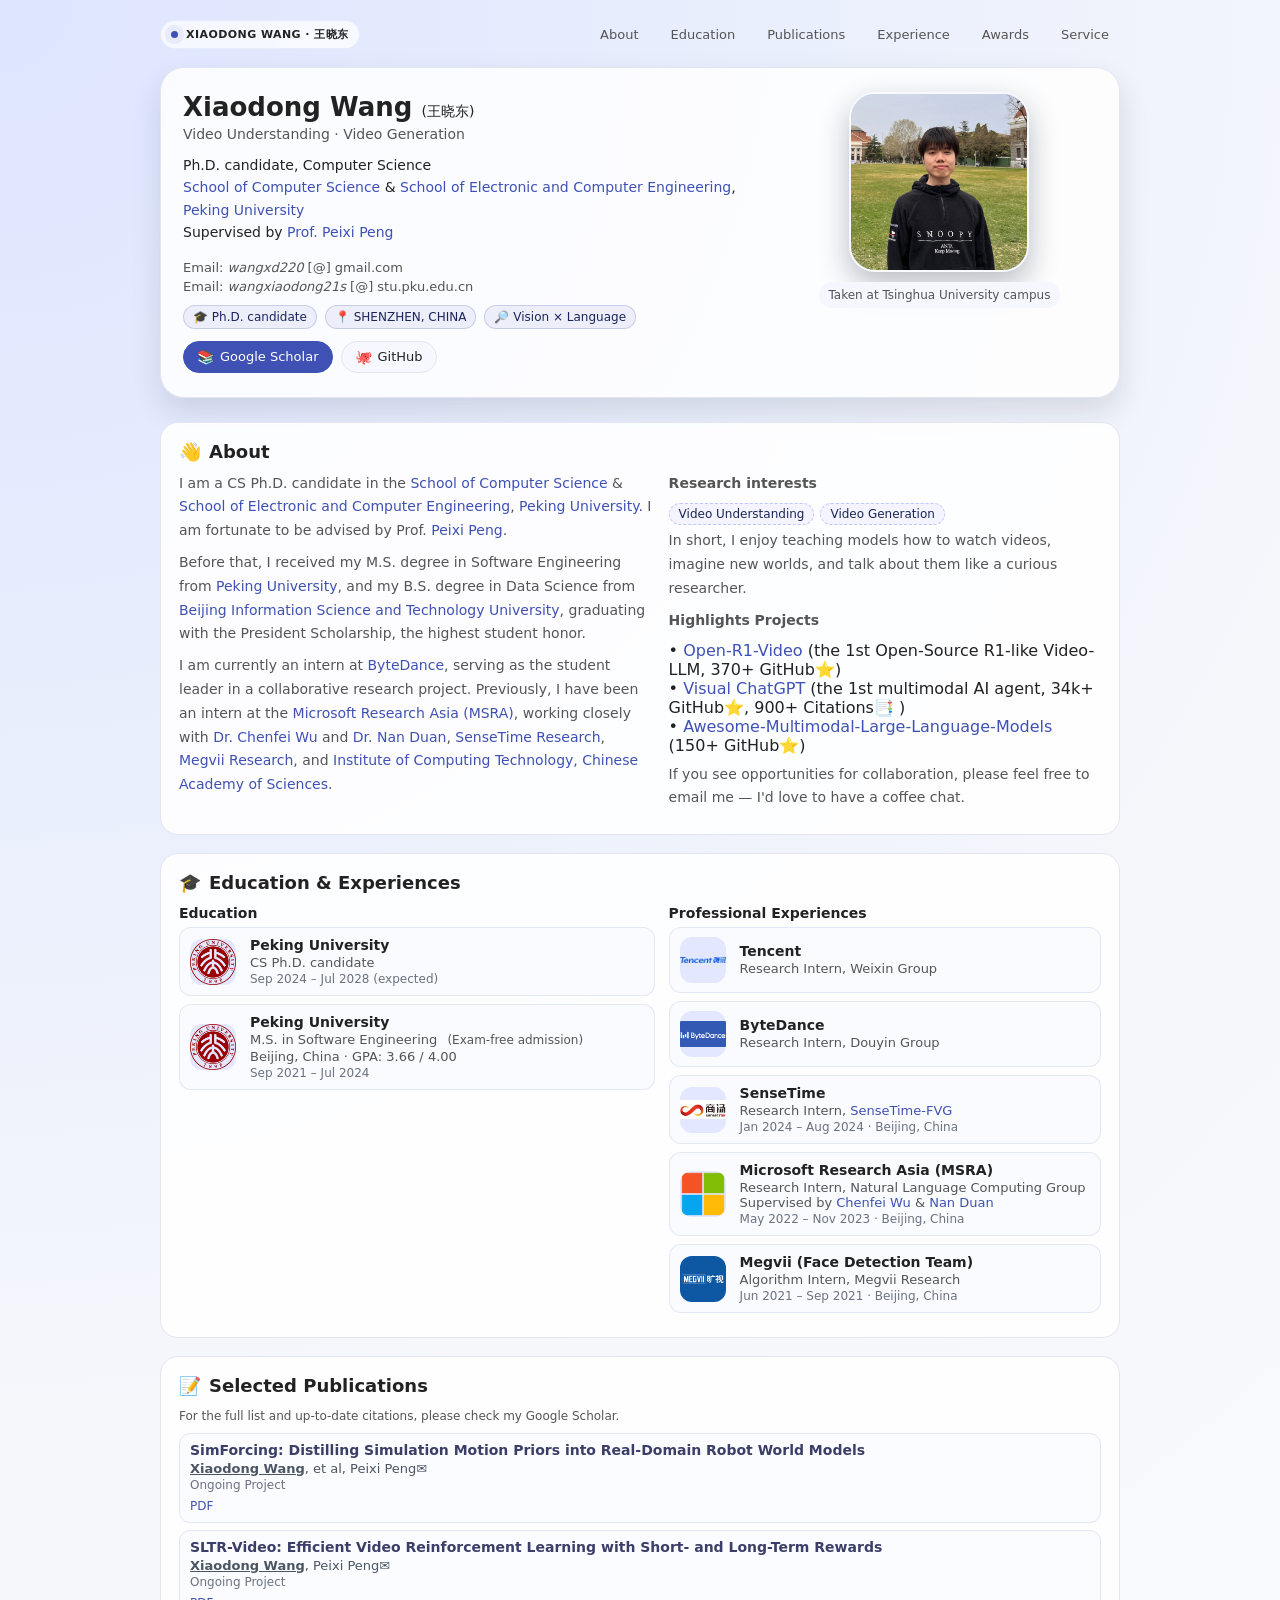
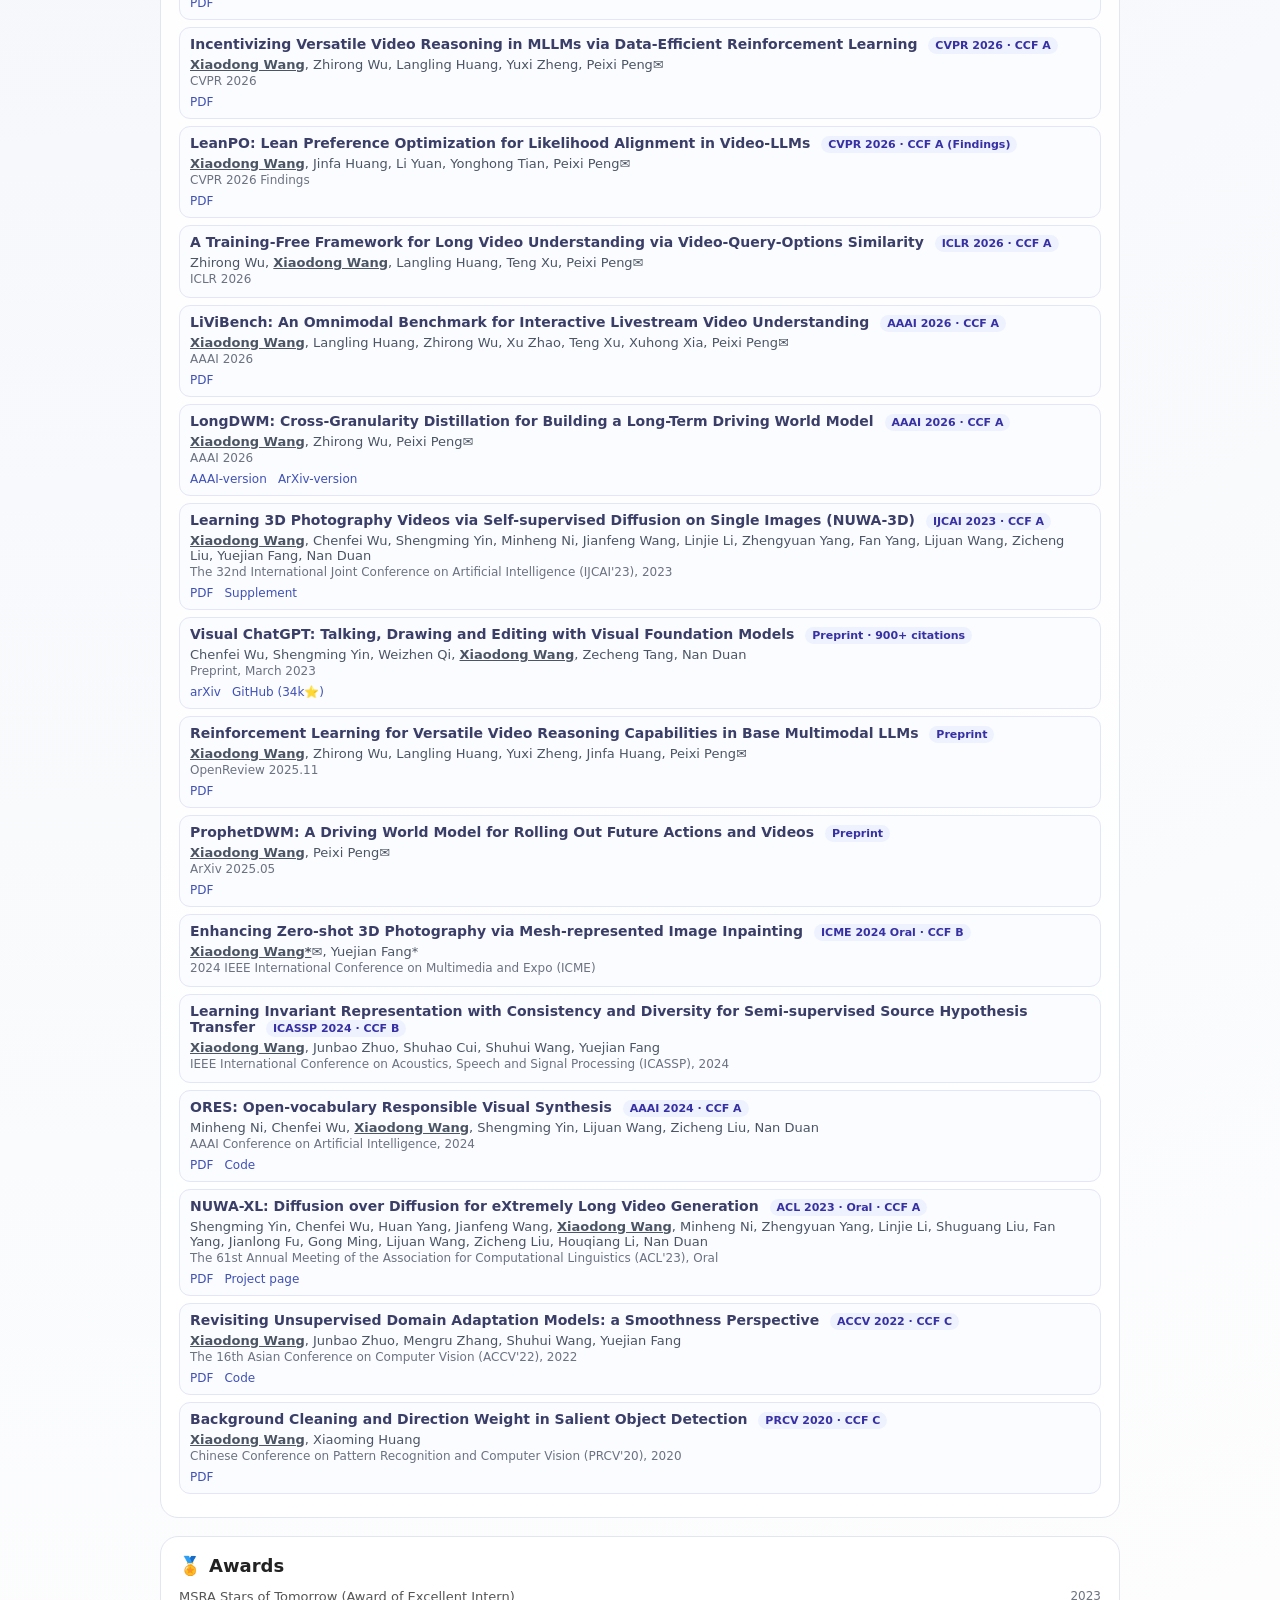
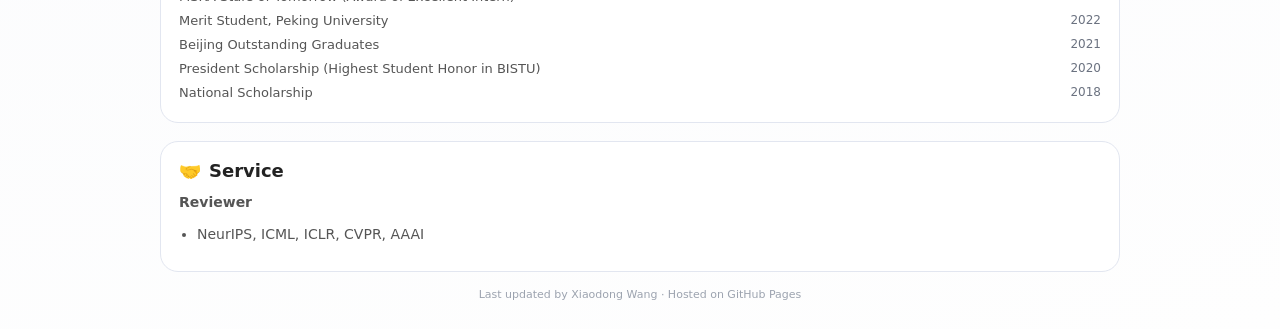
<file: index.html>
<!DOCTYPE html>
<html lang="en">
<head>
  <meta charset="UTF-8" />
    <title>Xiaodong Wang | Video Understanding & Generation</title>
    <link rel="icon" href="data:image/svg+xml,%3Csvg xmlns='http://www.w3.org/2000/svg' viewBox='0 0 100 100'%3E%3Crect width='100' height='100' rx='24' fill='%23ff9ff3'/%3E%3Ctext x='50' y='68' text-anchor='middle' font-size='70'%3E🎨%3C/text%3E%3C/svg%3E">

  <meta name="viewport" content="width=device-width, initial-scale=1" />
  <meta name="description"
        content="Xiaodong Wang (王晓东), Ph.D. candidate in the School of Computer Science, Peking University. Research on Video Understanding and Generation." />
  <style>
    :root {
      --bg: #f5f7fb;
      --card-bg: #ffffff;
      --accent: #3f51b5;
      --accent-soft: rgba(63, 81, 181, 0.08);
      --text-main: #222222;
      --text-sub: #555555;
      --border-soft: #e2e6f0;
      --code-bg: #f0f2f8;
      --shadow-soft: 0 14px 30px rgba(15, 23, 42, 0.12);
      --radius-lg: 18px;
      --radius-pill: 999px;
      --font-main: system-ui, -apple-system, BlinkMacSystemFont, "Segoe UI", sans-serif;
    }

    * {
      box-sizing: border-box;
    }

    html, body {
      margin: 0;
      padding: 0;
      font-family: var(--font-main);
      color: var(--text-main);
      background: radial-gradient(circle at top left, #dde5ff 0, var(--bg) 38%, #fefefe 100%);
      -webkit-font-smoothing: antialiased;
    }

    a {
      color: var(--accent);
      text-decoration: none;
    }

    a:hover {
      text-decoration: underline;
    }

    body {
      padding: 20px;
    }

    .page {
      max-width: 960px;
      margin: 0 auto;
    }

    /* Top navigation */
    .top-bar {
      display: flex;
      align-items: center;
      justify-content: space-between;
      margin-bottom: 18px;
      gap: 12px;
      flex-wrap: wrap;
    }

    .logo-mark {
      display: inline-flex;
      align-items: center;
      gap: 8px;
      font-weight: 600;
      letter-spacing: 0.04em;
      text-transform: uppercase;
      font-size: 11px;
      padding: 6px 10px;
      border-radius: var(--radius-pill);
      background: rgba(255, 255, 255, 0.7);
      border: 1px solid var(--accent-soft);
      backdrop-filter: blur(12px);
    }

    .logo-dot {
      width: 7px;
      height: 7px;
      border-radius: 50%;
      background: var(--accent);
      box-shadow: 0 0 0 6px var(--accent-soft);
    }

    .top-nav {
      display: flex;
      gap: 10px;
      flex-wrap: wrap;
      font-size: 13px;
    }

    .top-nav a {
      padding: 6px 10px;
      border-radius: var(--radius-pill);
      border: 1px solid transparent;
      color: var(--text-sub);
    }

    .top-nav a:hover {
      border-color: var(--accent-soft);
      background: rgba(255, 255, 255, 0.9);
      text-decoration: none;
      color: var(--accent);
    }

    /* Hero / profile */
    .hero {
      display: grid;
      grid-template-columns: minmax(0, 2fr) minmax(0, 1.1fr);
      gap: 26px;
      padding: 24px 22px;
      border-radius: 24px;
      background: rgba(255, 255, 255, 0.86);
      box-shadow: var(--shadow-soft);
      border: 1px solid var(--border-soft);
    }

    @media (max-width: 720px) {
      body {
        padding: 12px;
      }

      .hero {
        grid-template-columns: 1fr;
        padding: 18px 16px;
      }
    }

    .hero-left h1 {
      margin: 0 0 4px;
      font-size: 26px;
    }

    .hero-left .name-sub {
      font-size: 14px;
      color: var(--text-sub);
      margin-bottom: 12px;
    }

    .tagline {
      font-size: 15px;
      color: var(--text-sub);
      margin-bottom: 16px;
      line-height: 1.5;
    }

    .hero-meta {
      font-size: 14px;
      line-height: 1.6;
      margin-bottom: 14px;
    }

    .hero-meta a {
      font-weight: 500;
    }

    .emails {
      font-size: 13px;
      color: var(--text-sub);
      margin-top: 4px;
      line-height: 1.5;
    }

    .chip-row {
      display: flex;
      flex-wrap: wrap;
      gap: 8px;
      margin-top: 8px;
      font-size: 12px;
    }

    .chip {
      padding: 4px 9px;
      border-radius: var(--radius-pill);
      background: var(--accent-soft);
      color: #1b2559;
      border: 1px solid rgba(63, 81, 181, 0.22);
      display: inline-flex;
      align-items: center;
      gap: 5px;
      white-space: nowrap;
    }

    .hero-links {
      display: flex;
      flex-wrap: wrap;
      gap: 8px;
      margin-top: 12px;
    }

    .pill-link {
      display: inline-flex;
      align-items: center;
      gap: 6px;
      padding: 7px 13px;
      border-radius: var(--radius-pill);
      border: 1px solid var(--border-soft);
      background: #f7f8ff;
      font-size: 13px;
      font-weight: 500;
      color: var(--text-main);
    }

    .pill-link span.icon {
      font-size: 14px;
    }

    .pill-link.primary {
      background: var(--accent);
      color: #ffffff;
      border-color: var(--accent);
    }

    .pill-link.primary:hover {
      background: #2f3fa6;
    }

    .pill-link:hover {
      text-decoration: none;
      border-color: var(--accent-soft);
      background: #ffffff;
    }

    .hero-right {
      display: flex;
      flex-direction: column;
      align-items: center;
      gap: 10px;
    }

    .avatar-wrap {
      width: 180px;
      height: 180px;
      border-radius: 26px;
      overflow: hidden;
      border: 2px solid rgba(255, 255, 255, 0.9);
      box-shadow: 0 12px 30px rgba(15, 23, 42, 0.28);
      background: #c2c9ff;
    }

    .avatar-wrap img {
      width: 100%;
      height: 100%;
      object-fit: cover;
      display: block;
    }

    .side-note {
      font-size: 12px;
      color: var(--text-sub);
      text-align: center;
      padding: 6px 10px;
      border-radius: var(--radius-pill);
      background: #f5f6ff;
    }

    /* Sections */
    main {
      margin-top: 24px;
      display: flex;
      flex-direction: column;
      gap: 18px;
    }

    section {
      background: rgba(255, 255, 255, 0.9);
      border-radius: var(--radius-lg);
      border: 1px solid var(--border-soft);
      padding: 18px 18px 16px;
    }

    section h2 {
      margin: 0 0 10px;
      font-size: 18px;
      display: flex;
      align-items: center;
      gap: 8px;
    }

    section h2 span.emoji {
      font-size: 18px;
    }

    section p {
      font-size: 14px;
      line-height: 1.7;
      margin: 0 0 8px;
      color: var(--text-sub);
    }

    ul {
      margin: 6px 0 8px;
      padding-left: 18px;
    }

    ul li {
      font-size: 14px;
      line-height: 1.7;
      color: var(--text-sub);
      margin-bottom: 4px;
    }

    .two-col {
      display: grid;
      grid-template-columns: minmax(0, 1.1fr) minmax(0, 1fr);
      gap: 14px;
    }

    @media (max-width: 720px) {
      .two-col {
        grid-template-columns: 1fr;
      }
    }

    /* Research area tags */
    .topic-tags {
      display: flex;
      flex-wrap: wrap;
      gap: 6px;
      margin-top: 4px;
      margin-bottom: 4px;
    }

    .topic-tag {
      font-size: 12px;
      padding: 3px 9px;
      border-radius: var(--radius-pill);
      background: #f3f4ff;
      border: 1px dashed #c2c7ff;
      color: #1c2654;
    }

    /* Education & Experience cards */
    .edu-item,
    .exp-item {
      padding: 9px 10px;
      border-radius: 12px;
      border: 1px solid rgba(226, 231, 245, 0.95);
      background: #fafbff;
      margin-bottom: 8px;
      display: grid;
      grid-template-columns: auto minmax(0, 1fr);
      gap: 10px 14px;
      align-items: center;
    }

    .edu-logo,
    .exp-logo {
      width: 46px;
      height: 46px;
      border-radius: 12px;
      overflow: hidden;
      background: #e3e7ff;
      display: flex;
      align-items: center;
      justify-content: center;
    }

    .edu-logo img,
    .exp-logo img {
      max-width: 100%;
      max-height: 100%;
      object-fit: contain;
      display: block;
    }

    .edu-main,
    .exp-main {
      font-size: 14px;
    }

    .edu-main .title,
    .exp-main .title {
      font-weight: 600;
      margin-bottom: 2px;
    }

    .edu-main .meta,
    .exp-main .meta {
      font-size: 13px;
      color: var(--text-sub);
      margin-bottom: 2px;
    }

    .edu-main .date,
    .exp-main .date {
      font-size: 12px;
      color: #6b7280;
      white-space: nowrap;
    }

    @media (max-width: 600px) {
      .edu-item,
      .exp-item {
        grid-template-columns: 1fr;
      }

      .edu-main .date,
      .exp-main .date {
        white-space: normal;
      }
    }

    /* Publications */
    .pub-note {
      font-size: 12px;
      color: var(--text-sub);
      margin-bottom: 6px;
    }

    .pub-list {
      list-style: none;
      margin: 0;
      padding: 0;
    }

    .pub-item {
      padding: 8px 10px;
      border-radius: 11px;
      border: 1px solid #e3e6f6;
      background: #fbfcff;
      margin-bottom: 7px;
    }

    .pub-title {
      font-size: 14px;
      font-weight: 600;
      color: #3b3f68;
      margin-bottom: 3px;
    }

    .pub-authors {
      font-size: 13px;
      color: #4b5563;
      margin-bottom: 2px;
    }

    .pub-venue {
      font-size: 12px;
      color: #6b7280;
      margin-bottom: 3px;
    }

    .pub-links a {
      font-size: 12px;
      margin-right: 6px;
    }

    .badge {
      display: inline-block;
      font-size: 11px;
      padding: 2px 7px;
      border-radius: var(--radius-pill);
      background: #eef2ff;
      color: #3730a3;
      margin-left: 6px;
    }

    /* Awards & service */
    .pill-list {
      list-style: none;
      padding: 0;
      margin: 0;
      display: flex;
      flex-wrap: wrap;
      gap: 6px;
    }

    .pill-list li {
      padding: 4px 9px;
      border-radius: var(--radius-pill);
      background: #f3f4ff;
      border: 1px solid #e0e3ff;
      font-size: 12px;
      color: var(--text-sub);
    }

    .award-list {
      list-style: none;
      padding: 0;
      margin: 4px 0 0;
    }

    .award-list li {
      font-size: 13px;
      color: var(--text-sub);
      margin-bottom: 2px;
      display: flex;
      justify-content: space-between;
      gap: 8px;
    }

    .award-year {
      font-size: 12px;
      color: #6b7280;
      white-space: nowrap;
    }

    @media (max-width: 600px) {
      .award-list li {
        flex-direction: column;
        align-items: flex-start;
      }
      .award-year {
        white-space: normal;
      }
    }

    /* Footer */
    footer {
      margin-top: 16px;
      font-size: 11px;
      text-align: center;
      color: #9ca3af;
      padding-bottom: 8px;
    }
  </style>
</head>
<body>
  <div class="page">
    <header>
      <div class="top-bar">
        <div class="logo-mark">
          <div class="logo-dot"></div>
          <span>Xiaodong Wang · 王晓东</span>
        </div>
        <nav class="top-nav">
          <a href="#about">About</a>
          <a href="#research">Education</a>
          <a href="#publications">Publications</a>
          <a href="#experience">Experience</a>
          <a href="#awards">Awards</a>
          <a href="#service">Service</a>
        </nav>
      </div>

      <div class="hero">
        <div class="hero-left">
          <h1>Xiaodong Wang <span style="font-size:14px; font-weight:400;">(王晓东)</span></h1>
          <div class="name-sub">Video Understanding · Video Generation</div>

          <!-- <p class="tagline">
            I build models that can <strong>see</strong>, <strong>imagine</strong>, and <strong>talk</strong> –
            from Visual ChatGPT to long-horizon video generation.
          </p> -->

          <div class="hero-meta">
            Ph.D. candidate, Computer Science<br />
            <a href="https://cs.pku.edu.cn/" target="_blank">School of Computer Science</a> & <a href="https://www.ece.pku.edu.cn/" target="_blank">School of Electronic and Computer Engineering</a>,
            <a href="https://www.pku.edu.cn/" target="_blank">Peking University</a><br />
            Supervised by <a href="https://www.ece.pku.edu.cn/info/1046/2801.htm" target="_blank">Prof. Peixi Peng</a>
          </div>

          <div class="emails">
            Email: <i>wangxd220</i> [@] gmail.com<br />
            Email: <i>wangxiaodong21s</i> [@] stu.pku.edu.cn
          </div>

          <div class="chip-row">
            <div class="chip">🎓 Ph.D. candidate</div>
            <div class="chip">📍 SHENZHEN, CHINA</div>
            <div class="chip">🔎 Vision × Language</div>
          </div>

          <div class="hero-links">
            <a class="pill-link primary" href="https://scholar.google.com/citations?user=BEI2qi8AAAAJ&hl=en" target="_blank">
              <span class="icon">📚</span><span>Google Scholar</span>
            </a>
            <a class="pill-link" href="https://github.com/Wang-Xiaodong1899" target="_blank">
              <span class="icon">🐙</span><span>GitHub</span>
            </a>
            <!-- <a class="pill-link" href="https://wang-xiaodong1899.github.io/assets/CV_Xiaodong%20Wang.pdf" target="_blank">
              <span class="icon">📄</span><span>CV (EN)</span>
            </a>
            <a class="pill-link" href="https://wang-xiaodong1899.github.io/assets/CV_王晓东.pdf" target="_blank">
              <span class="icon">📄</span><span>CV (中文)</span>
            </a> -->
          </div>
        </div>

        <div class="hero-right">
          <div class="avatar-wrap">
            <img src="assets/imgs/xdw.jpg" alt="Portrait of Xiaodong Wang" />
          </div>
          <div class="side-note">
          Taken at Tsinghua University campus
          </div>
        </div>
      </div>
    </header>

    <main>
      <section id="about">
        <h2><span class="emoji">👋</span>About</h2>
        <div class="two-col">
          <div>
            <p>
              I am a CS Ph.D. candidate in the 
              <a href="https://cs.pku.edu.cn/" target="_blank">School of Computer Science</a> & <a href="https://www.ece.pku.edu.cn/" target="_blank">School of Electronic and Computer Engineering</a>,
              <a href="https://www.pku.edu.cn/" target="_blank">Peking University.</a> I am fortunate to be advised by Prof. <a href="https://www.ece.pku.edu.cn/info/1046/2801.htm" target="_blank">Peixi Peng</a>.
            </p>
            <p>
              Before that, I received my M.S. degree in Software Engineering from 
              <a href="https://www.pku.edu.cn/" target="_blank">Peking University</a>, and my B.S. degree in Data Science from 
              <a href="https://www.bistu.edu.cn" target="_blank">Beijing Information Science and Technology University</a>, 
              graduating with the President Scholarship, the highest student honor.
            </p>
            <p>
              I am currently an intern at 
              <a href="https://www.bytedance.com/zh/" target="_blank">ByteDance</a>, 
              serving as the student leader in a collaborative research project. Previously, I have been an intern at the 
              <a href="https://www.msra.cn/" target="_blank">Microsoft Research Asia (MSRA)</a>, 
              working closely with <a href="https://chenfei-wu.github.io/" target="_blank">Dr. Chenfei Wu</a> and 
              <a href="https://nanduan.github.io/" target="_blank">Dr. Nan Duan</a>, <a href="https://www.sensetime.com/cn" target="_blank">SenseTime Research</a>, <a href="https://www.megvii.com" target="_blank">Megvii Research</a>, and 
              <a href="http://www.ict.cas.cn" target="_blank">Institute of Computing Technology, Chinese Academy of Sciences.</a>
              

            </p>
          </div>

          <div>
            <p><strong>Research interests</strong></p>
            <div class="topic-tags">
              <span class="topic-tag">Video Understanding</span>
              <span class="topic-tag">Video Generation</span>
            </div>
            <p>
              In short, I enjoy teaching models how to watch videos, imagine new worlds, and talk about them like a curious researcher.
            </p>
            <p>
              <p><strong>Highlights Projects</strong></p>
              • <a href="https://github.com/Wang-Xiaodong1899/Open-R1-Video" target="_blank">Open-R1-Video</a> (the 1st Open-Source R1-like Video-LLM, 370+ GitHub⭐)<br />
              • <a href="https://github.com/microsoft/visual-chatgpt" target="_blank">Visual ChatGPT</a> (the 1st multimodal AI agent, 34k+ GitHub⭐, 900+ Citations📑 )<br />
              • <a href="https://github.com/Wang-Xiaodong1899/Awesome-Multimodal-Large-Language-Models" target="_blank">Awesome-Multimodal-Large-Language-Models</a> (150+ GitHub⭐)<br />
            </p>
            <p>
              If you see opportunities for collaboration, please feel free to email me — I'd love to have a coffee chat.
            </p>
          </div>
        </div>
      </section>

      <section id="research">
        <h2><span class="emoji">🎓</span>Education &amp; Experiences</h2>
        <div class="two-col">
          <div>
            <h3 style="font-size:14px; margin:2px 0 6px;">Education</h3>

            <div class="edu-item">
              <div class="edu-logo">
                <img src="assets/imgs/pku.png" alt="Peking University logo" />
              </div>
              <div class="edu-main">
                <div class="title">Peking University</div>
                <div class="meta">
                  CS Ph.D. candidate
                  <span style="font-size:12px; margin-left:6px;"></span>
                </div>
                <div class="date">Sep 2024 – Jul 2028 (expected)</div>
              </div>
            </div>

            <div class="edu-item">
              <div class="edu-logo">
                <img src="assets/imgs/pku.png" alt="Peking University logo" />
              </div>
              <div class="edu-main">
                <div class="title">Peking University</div>
                <div class="meta">
                  M.S. in Software Engineering
                  <span style="font-size:12px; margin-left:6px;">(Exam-free admission)</span>
                </div>
                <div class="meta">Beijing, China · GPA: 3.66 / 4.00</div>
                <div class="date">Sep 2021 – Jul 2024</div>
              </div>
            </div>

            <!-- <div class="edu-item">
              <div class="edu-logo">
                <img src="assets/imgs/bistu.jpg" alt="BISTU logo" />
              </div>
              <div class="edu-main">
                <div class="title">Beijing Information Science and Technology University</div>
                <div class="meta">B.S. in Data Science</div>
                <div class="meta">Beijing, China · GPA: 4.43 / 5.00 · Rank: 1 / 32</div>
                <div class="date">Sep 2017 – Jul 2021</div>
              </div>
            </div> -->
          </div>

          <div id="experience">
            <h3 style="font-size:14px; margin:2px 0 6px;">Professional Experiences</h3>
            <div class="exp-item">
              <div class="exp-logo">
                <img src="assets/imgs/tencent.png" alt="tencent logo" />
              </div>
              <div class="exp-main">
                <div class="title">Tencent</div>
                <div class="meta">
                  Research Intern, Weixin Group<br />
                </div>
              </div>
            </div>
            <div class="exp-item">
              <div class="exp-logo">
                <img src="assets/imgs/douyin.png" alt="douyin logo" />
              </div>
              <div class="exp-main">
                <div class="title">ByteDance</div>
                <div class="meta">
                  Research Intern, Douyin Group<br />
                </div>
              </div>
            </div>

            <div class="exp-item">
              <div class="exp-logo">
                <img src="assets/imgs/sensetime.png" alt="Sensetime logo" />
              </div>
              <div class="exp-main">
                <div class="title">SenseTime</div>
                <div class="meta">
                  Research Intern, <a href="https://github.com/SenseTime-FVG" target="_blank">SenseTime-FVG</a><br />
                </div>
                <div class="date">Jan 2024 – Aug 2024 · Beijing, China</div>
              </div>
            </div>

            <div class="exp-item">
              <div class="exp-logo">
                <img src="assets/imgs/msft.png" alt="Microsoft Research Asia logo" />
              </div>
              <div class="exp-main">
                <div class="title">Microsoft Research Asia (MSRA)</div>
                <div class="meta">
                  Research Intern, Natural Language Computing Group<br />
                  Supervised by <a href="https://chenfei-wu.github.io/" target="_blank">Chenfei Wu</a> &amp; 
                  <a href="https://nanduan.github.io/" target="_blank">Nan Duan</a>
                </div>
                <div class="date">May 2022 – Nov 2023 · Beijing, China</div>
              </div>
            </div>

            <div class="exp-item">
              <div class="exp-logo">
                <img src="assets/imgs/megvii.png" alt="Megvii logo" />
              </div>
              <div class="exp-main">
                <div class="title">Megvii (Face Detection Team)</div>
                <div class="meta">Algorithm Intern, Megvii Research</div>
                <div class="date">Jun 2021 – Sep 2021 · Beijing, China</div>
              </div>
            </div>

          </div>
        </div>
      </section>

      <section id="publications">
        <h2><span class="emoji">📝</span>Selected Publications</h2>
        <p class="pub-note">
        For the full list and up-to-date citations, please check my Google Scholar.
        </p>

        <ol class="pub-list">
          <li class="pub-item">
            <div class="pub-title">
              SimForcing: Distilling Simulation Motion Priors into Real-Domain Robot World Models
            </div>
            <div class="pub-authors">
              <strong><u>Xiaodong Wang</u></strong>, et al, Peixi Peng✉️
            </div>
            <div class="pub-venue">
              Ongoing Project
            </div>
            <div class="pub-links">
              <a href="assets/SimForcing.pdf" target="_blank">PDF</a>
            </div>
          </li>
          <li class="pub-item">
            <div class="pub-title">
              SLTR-Video: Efficient Video Reinforcement Learning with Short- and Long-Term Rewards
            </div>
            <div class="pub-authors">
              <strong><u>Xiaodong Wang</u></strong>, Peixi Peng✉️
            </div>
            <div class="pub-venue">
              Ongoing Project
            </div>
            <div class="pub-links">
              <a href="assets/SLTR-Video.pdf" target="_blank">PDF</a>
            </div>
          </li>
          <li class="pub-item">
            <div class="pub-title">
              Incentivizing Versatile Video Reasoning in MLLMs via Data-Efficient Reinforcement Learning
              <span class="badge">CVPR 2026 · CCF A</span>
            </div>
            <div class="pub-authors">
              <strong><u>Xiaodong Wang</u></strong>, Zhirong Wu, Langling Huang, Yuxi Zheng, Peixi Peng✉️
            </div>
            <div class="pub-venue">
              CVPR 2026
            </div>
            <div class="pub-links">
              <a href="assets/CVPR_VideoReasoner.pdf" target="_blank">PDF</a>
            </div>
          </li>

          <li class="pub-item">
            <div class="pub-title">
              LeanPO: Lean Preference Optimization for Likelihood Alignment in Video-LLMs
              <span class="badge">CVPR 2026 · CCF A (Findings) </span>
            </div>
            <div class="pub-authors">
              <strong><u>Xiaodong Wang</u></strong>, Jinfa Huang, Li Yuan, Yonghong Tian, Peixi Peng✉️
            </div>
            <div class="pub-venue">
              CVPR 2026 Findings
            </div>
            <div class="pub-links">
              <a href="https://arxiv.org/abs/2506.05260" target="_blank">PDF</a>
            </div>
          </li>

          <li class="pub-item">
            <div class="pub-title">
              A Training-Free Framework for Long Video Understanding via Video-Query-Options Similarity
              <span class="badge">ICLR 2026 · CCF A</span>
            </div>
            <div class="pub-authors">
              Zhirong Wu, <strong><u>Xiaodong Wang</u></strong>, Langling Huang, Teng Xu, Peixi Peng✉️
            </div>
            <div class="pub-venue">
              ICLR 2026
            </div>
          </li>

          <li class="pub-item">
            <div class="pub-title">
              LiViBench: An Omnimodal Benchmark for Interactive Livestream Video Understanding
              <span class="badge">AAAI 2026 · CCF A</span>
            </div>
            <div class="pub-authors">
              <strong><u>Xiaodong Wang</u></strong>, Langling Huang, Zhirong Wu, Xu Zhao, Teng Xu, Xuhong Xia, Peixi Peng✉️
            </div>
            <div class="pub-venue">
              AAAI 2026
            </div>
            <div class="pub-links">
              <a href="https://github.com/Wang-Xiaodong1899/AAAI26/blob/main/AAAI26_LiViBench.pdf" target="_blank">PDF</a>
            </div>
          </li>

          <li class="pub-item">
            <div class="pub-title">
              LongDWM: Cross-Granularity Distillation for Building a Long-Term Driving World Model
              <span class="badge">AAAI 2026 · CCF A</span>
            </div>
            <div class="pub-authors">
              <strong><u>Xiaodong Wang</u></strong>, Zhirong Wu, Peixi Peng✉️
            </div>
            <div class="pub-venue">
              AAAI 2026
            </div>
            <div class="pub-links">
              <a href="https://github.com/Wang-Xiaodong1899/AAAI26/blob/main/AAAI26_LongDWM.pdf" target="_blank">AAAI-version</a>
              <a href="https://arxiv.org/abs/2506.01546" target="_blank">ArXiv-version</a>
            </div>
          </li>

          <li class="pub-item">
            <div class="pub-title">
              Learning 3D Photography Videos via Self-supervised Diffusion on Single Images (NUWA-3D)
              <span class="badge">IJCAI 2023 · CCF A</span>
            </div>
            <div class="pub-authors">
              <strong><u>Xiaodong Wang</u></strong>, Chenfei Wu, Shengming Yin, Minheng Ni, Jianfeng Wang,
              Linjie Li, Zhengyuan Yang, Fan Yang, Lijuan Wang, Zicheng Liu, Yuejian Fang, Nan Duan
            </div>
            <div class="pub-venue">
              The 32nd International Joint Conference on Artificial Intelligence (IJCAI'23), 2023
            </div>
            <div class="pub-links">
              <a href="https://www.ijcai.org/proceedings/2023/167" target="_blank">PDF</a>
              <a href="assets/IJCAI23_supple.pdf" target="_blank">Supplement</a>
            </div>
          </li>

          <li class="pub-item">
            <div class="pub-title">
              Visual ChatGPT: Talking, Drawing and Editing with Visual Foundation Models
              <span class="badge">Preprint · 900+ citations</span>
            </div>
            <div class="pub-authors">
              Chenfei Wu, Shengming Yin, Weizhen Qi, <strong><u>Xiaodong Wang</u></strong>, Zecheng Tang, Nan Duan
            </div>
            <div class="pub-venue">
              Preprint, March 2023
            </div>
            <div class="pub-links">
              <a href="https://arxiv.org/abs/2303.04671" target="_blank">arXiv</a>
              <a href="https://github.com/microsoft/TaskMatrix" target="_blank">GitHub (34k⭐)</a>
            </div>
          </li>

          <li class="pub-item">
            <div class="pub-title">
              Reinforcement Learning for Versatile Video Reasoning Capabilities in Base Multimodal LLMs
              <span class="badge">Preprint</span>
            </div>
            <div class="pub-authors">
              <strong><u>Xiaodong Wang</u></strong>, Zhirong Wu, Langling Huang, Yuxi Zheng, Jinfa Huang, Peixi Peng✉️
            </div>
            <div class="pub-venue">
              OpenReview 2025.11
            </div>
            <div class="pub-links">
              <a href="https://openreview.net/forum?id=b3mk8XrH9N" target="_blank">PDF</a>
            </div>
          </li>
          
          <li class="pub-item">
            <div class="pub-title">
              ProphetDWM: A Driving World Model for Rolling Out Future Actions and Videos
              <span class="badge">Preprint</span>
            </div>
            <div class="pub-authors">
              <strong><u>Xiaodong Wang</u></strong>, Peixi Peng✉️
            </div>
            <div class="pub-venue">
              ArXiv 2025.05
            </div>
            <div class="pub-links">
              <a href="https://arxiv.org/abs/2505.18650" target="_blank">PDF</a>
            </div>
          </li>

          <li class="pub-item">
            <div class="pub-title">
              Enhancing Zero-shot 3D Photography via Mesh-represented Image Inpainting
              <span class="badge">ICME 2024 Oral · CCF B</span>
            </div>
            <div class="pub-authors">
              <strong><u>Xiaodong Wang*</u></strong>✉️, Yuejian Fang*
            </div>
            <div class="pub-venue">
              2024 IEEE International Conference on Multimedia and Expo (ICME)
            </div>
          </li>

          <li class="pub-item">
            <div class="pub-title">
              Learning Invariant Representation with Consistency and Diversity for Semi-supervised Source Hypothesis Transfer
              <span class="badge">ICASSP 2024 · CCF B</span>
            </div>
            <div class="pub-authors">
              <strong><u>Xiaodong Wang</u></strong>, Junbao Zhuo, Shuhao Cui, Shuhui Wang, Yuejian Fang
            </div>
            <div class="pub-venue">
              IEEE International Conference on Acoustics, Speech and Signal Processing (ICASSP), 2024
            </div>
          </li>

          <li class="pub-item">
            <div class="pub-title">
              ORES: Open-vocabulary Responsible Visual Synthesis
              <span class="badge">AAAI 2024 · CCF A</span>
            </div>
            <div class="pub-authors">
              Minheng Ni, Chenfei Wu, <strong><u>Xiaodong Wang</u></strong>, Shengming Yin, Lijuan Wang, Zicheng Liu, Nan Duan
            </div>
            <div class="pub-venue">
              AAAI Conference on Artificial Intelligence, 2024
            </div>
            <div class="pub-links">
              <a href="https://arxiv.org/abs/2308.13785" target="_blank">PDF</a>
              <a href="https://github.com/kodenii/ores" target="_blank">Code</a>
            </div>
          </li>

          <li class="pub-item">
            <div class="pub-title">
              NUWA-XL: Diffusion over Diffusion for eXtremely Long Video Generation
              <span class="badge">ACL 2023 · Oral · CCF A</span>
            </div>
            <div class="pub-authors">
              Shengming Yin, Chenfei Wu, Huan Yang, Jianfeng Wang, <strong><u>Xiaodong Wang</u></strong>,
              Minheng Ni, Zhengyuan Yang, Linjie Li, Shuguang Liu, Fan Yang, Jianlong Fu, Gong Ming,
              Lijuan Wang, Zicheng Liu, Houqiang Li, Nan Duan
            </div>
            <div class="pub-venue">
              The 61st Annual Meeting of the Association for Computational Linguistics (ACL'23), Oral
            </div>
            <div class="pub-links">
              <a href="https://aclanthology.org/2023.acl-long.73/" target="_blank">PDF</a>
              <a href="https://msra-nuwa.azurewebsites.net/#/" target="_blank">Project page</a>
            </div>
          </li>

          <li class="pub-item">
            <div class="pub-title">
              Revisiting Unsupervised Domain Adaptation Models: a Smoothness Perspective
              <span class="badge">ACCV 2022 · CCF C</span>
            </div>
            <div class="pub-authors">
              <strong><u>Xiaodong Wang</u></strong>, Junbao Zhuo, Mengru Zhang, Shuhui Wang, Yuejian Fang
            </div>
            <div class="pub-venue">
              The 16th Asian Conference on Computer Vision (ACCV'22), 2022
            </div>
            <div class="pub-links">
              <a href="https://openaccess.thecvf.com/content/ACCV2022/html/Wang_Revisiting_Unsupervised_Domain_Adaptation_Models_a_Smoothness_Perspective_ACCV_2022_paper.html" target="_blank">PDF</a>
              <a href="https://github.com/Wang-Xiaodong1899/LeCo_UDA" target="_blank">Code</a>
            </div>
          </li>

          <li class="pub-item">
            <div class="pub-title">
              Background Cleaning and Direction Weight in Salient Object Detection
              <span class="badge">PRCV 2020 · CCF C</span>
            </div>
            <div class="pub-authors">
              <strong><u>Xiaodong Wang</u></strong>, Xiaoming Huang
            </div>
            <div class="pub-venue">
              Chinese Conference on Pattern Recognition and Computer Vision (PRCV'20), 2020
            </div>
            <div class="pub-links">
              <a href="https://link.springer.com/chapter/10.1007/978-3-030-60633-6_58
        
        
        
        
        
        " target="_blank">PDF</a>
            </div>
          </li>
        </ol>
      </section>

      <section id="awards">
        <h2><span class="emoji">🏅</span>Awards</h2>
        <ul class="award-list">
          <li>
            <span>MSRA Stars of Tomorrow (Award of Excellent Intern)</span>
            <span class="award-year">2023</span>
          </li>
          <li>
            <span>Merit Student, Peking University</span>
            <span class="award-year">2022</span>
          </li>
          <li>
            <span>Beijing Outstanding Graduates</span>
            <span class="award-year">2021</span>
          </li>
          <li>
            <span>President Scholarship (Highest Student Honor in BISTU)</span>
            <span class="award-year">2020</span>
          </li>
          <li>
            <span>National Scholarship</span>
            <span class="award-year">2018</span>
          </li>
        </ul>
      </section>

      <section id="service">
        <h2><span class="emoji">🤝</span>Service</h2>
        <p><strong>Reviewer</strong></p>
        <ul>
          <li>NeurIPS, ICML, ICLR, CVPR, AAAI</li>
        </ul>
      </section>
    </main>

    <footer>
      Last updated by Xiaodong Wang · Hosted on GitHub Pages
    </footer>
  </div>
</body>
</html>
</file>
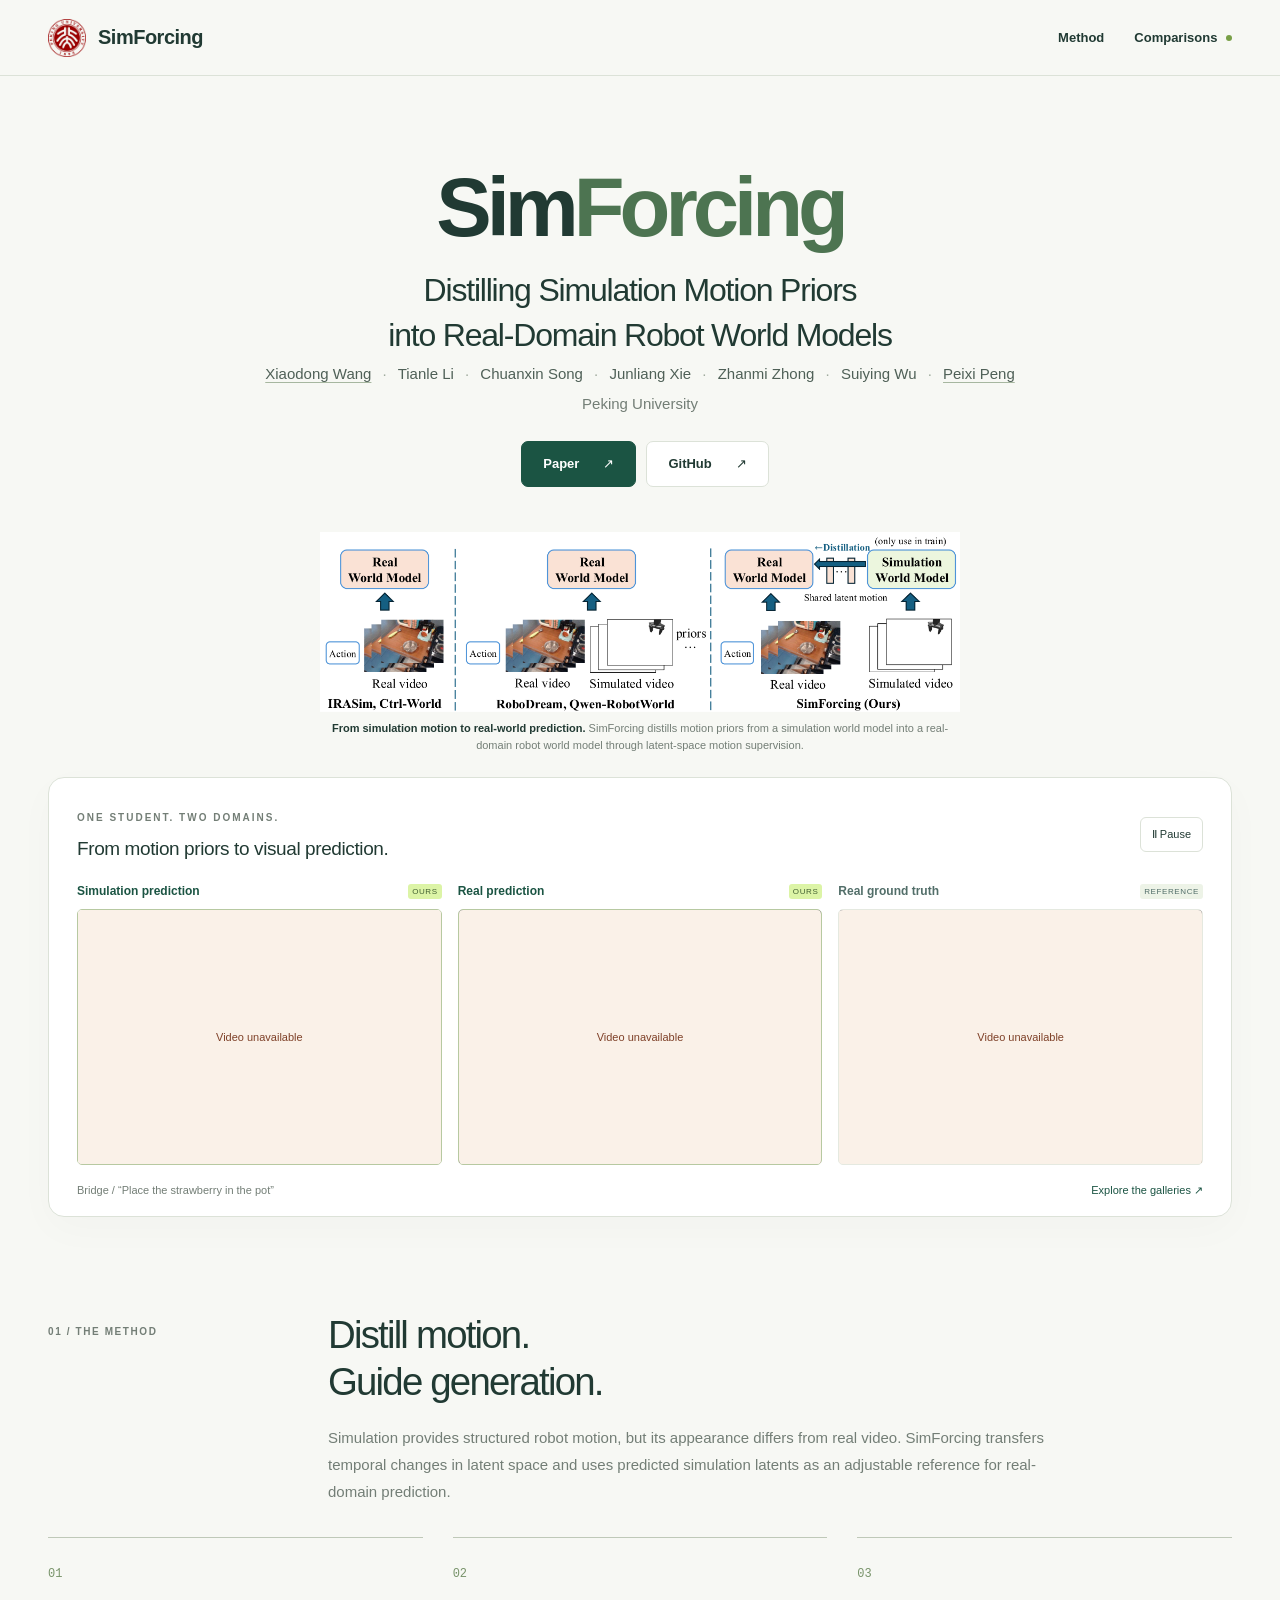
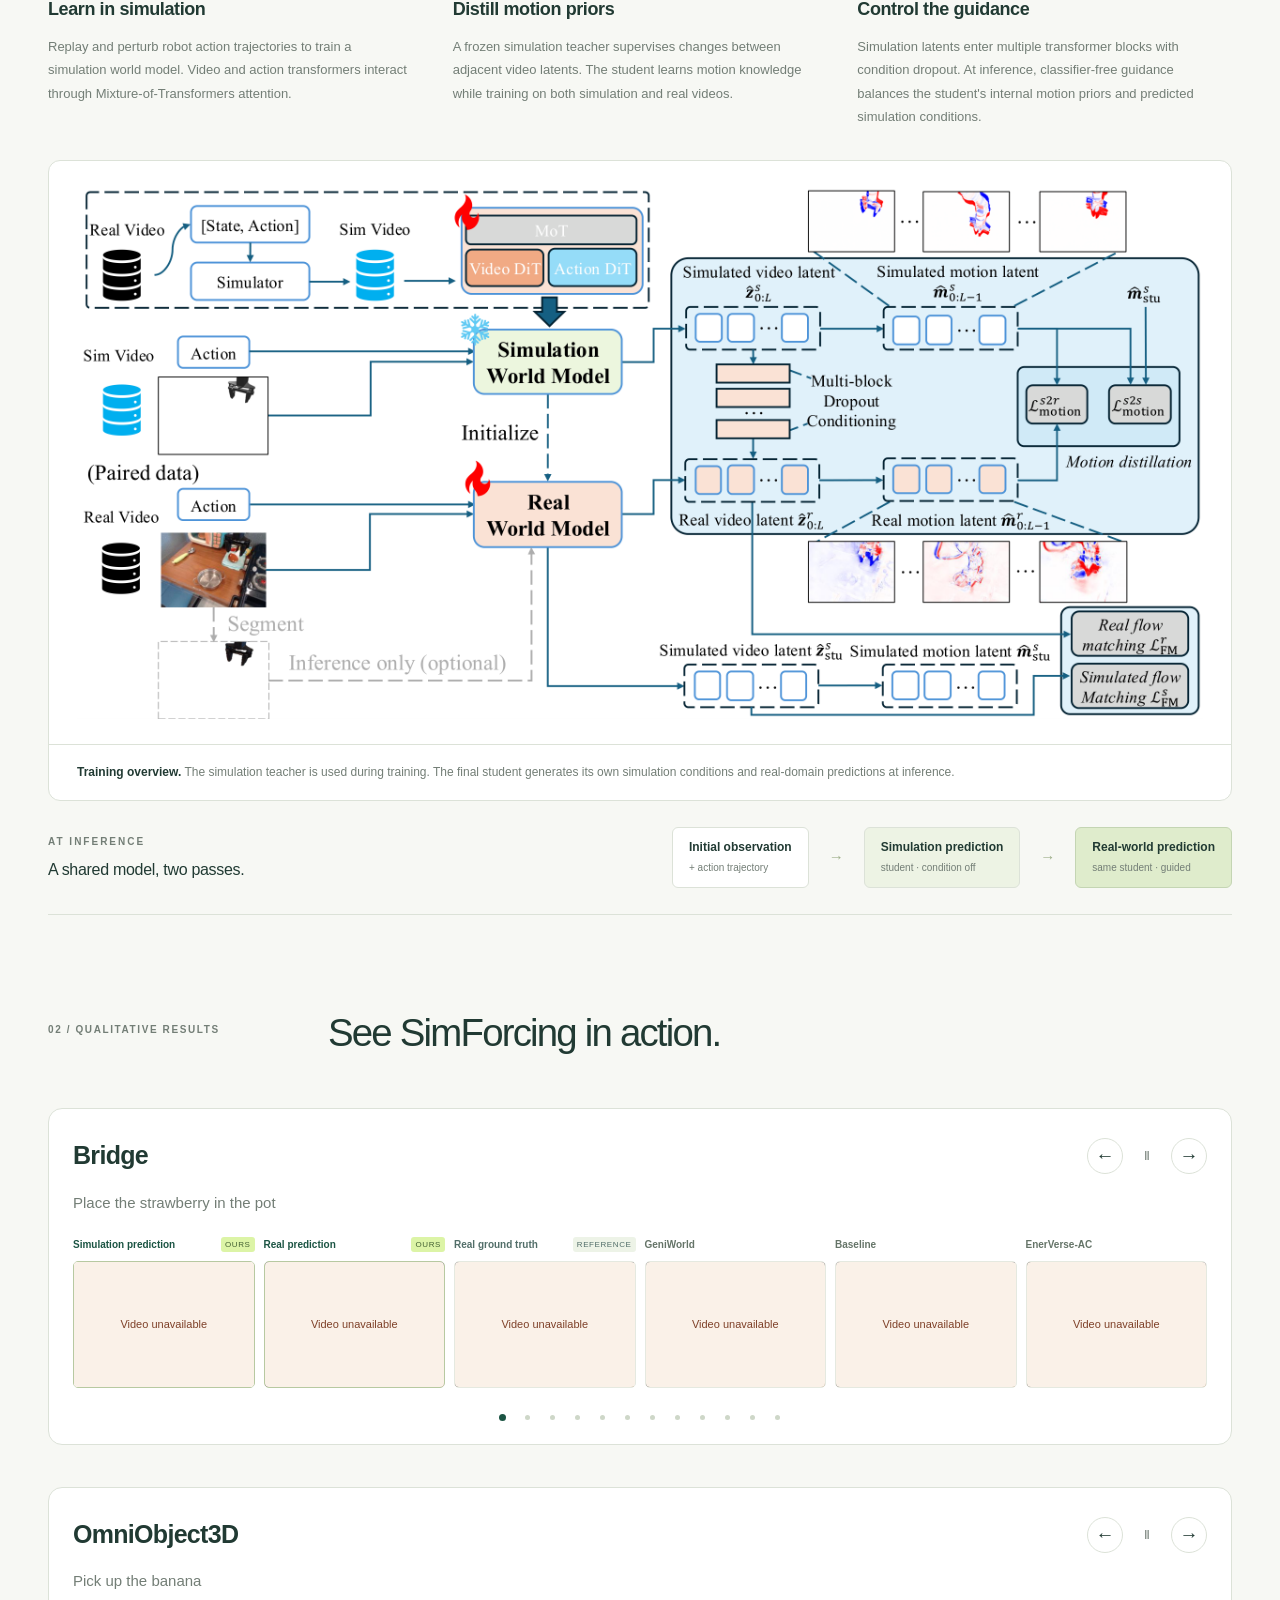
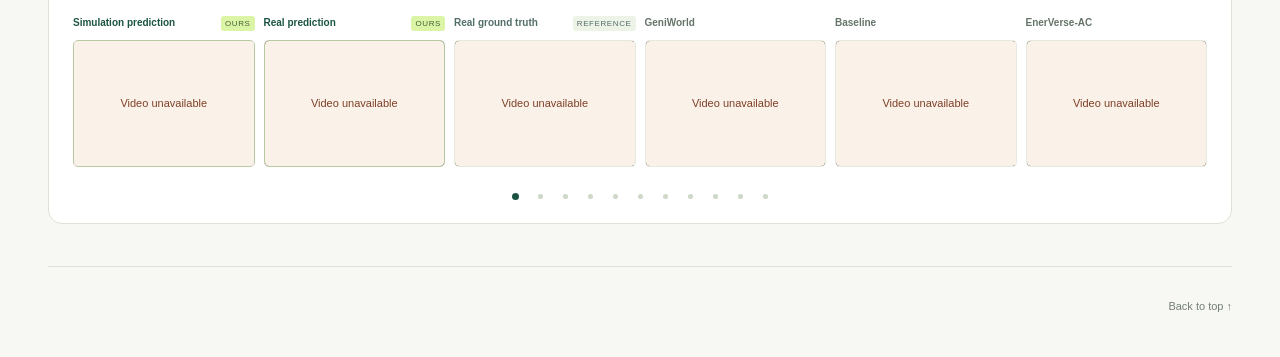
<file: SimForcing/index.html>
<!doctype html>
<html lang="en">
<head>
<meta charset="utf-8"><meta name="viewport" content="width=device-width,initial-scale=1">
<meta name="theme-color" content="#f7f8f4">
<meta name="description" content="SimForcing transfers simulation motion priors to real-domain robot world models through latent-motion distillation and controllable simulation conditioning.">
<title>SimForcing · Simulation Motion, Real-World Prediction</title>
<link rel="icon" href="assets/pku-seal.png" type="image/png">
<link rel="stylesheet" href="style.css?v=teaser-compact-2"><script defer src="data.js"></script><script defer src="app.js"></script>
</head>
<body>
<a href="#results" class="skip-link">Skip to video comparisons</a>
<header class="site-header"><a class="wordmark" href="#top"><img class="pku-logo" src="assets/pku-seal.png" alt="Peking University" width="38" height="38">SimForcing</a><nav aria-label="Main navigation"><a href="#method">Method</a><a href="#results">Comparisons <span class="nav-dot"></span></a></nav></header>
<main id="top">
<section class="hero container">
<h1>Sim<span>Forcing</span></h1>
<h2>Distilling Simulation Motion Priors<br class="desktop-break"> into Real-Domain Robot World Models</h2>
<p class="authors"><a href="https://wang-xiaodong1899.github.io/" target="_blank" rel="noopener noreferrer">Xiaodong Wang</a> <span>·</span> Tianle Li <span>·</span> Chuanxin Song <span>·</span> Junliang Xie <span>·</span> Zhanmi Zhong <span>·</span> Suiying Wu <span>·</span> <a href="https://scholar.google.com/citations?user=CFMuFGoAAAAJ&hl=en" target="_blank" rel="noopener noreferrer">Peixi Peng</p>
<p class="affiliation">Peking University</p>
<div class="hero-actions"><a class="button primary" href="https://arxiv.org/abs/2610.06598" target="_blank" rel="noopener noreferrer">Paper <span>↗</span></a><a class="button secondary" href="https://github.com/Wang-Xiaodong1899/SimForcing" target="_blank" rel="noopener noreferrer">GitHub <span>↗</span></a></div>
</section>
<figure class="paper-teaser container">
<a href="assets/teaser.png" target="_blank" rel="noopener noreferrer" aria-label="Open full-size paper teaser"><img src="assets/teaser.png" width="2400" height="678" alt="Comparison of training paradigms for action-conditioned robot world models: direct training on real videos, training with explicit visual priors, and SimForcing motion-prior distillation from a simulation world model." fetchpriority="high"></a>
<figcaption><strong>From simulation motion to real-world prediction.</strong> SimForcing distills motion priors from a simulation world model into a real-domain robot world model through latent-space motion supervision.</figcaption>
</figure>
<section class="teaser container" aria-label="Simulation and real prediction example">
<div class="teaser-heading"><div><span class="eyebrow">ONE STUDENT. TWO DOMAINS.</span><h3>From motion priors to visual prediction.</h3></div><button id="heroPlay" class="small-button" aria-pressed="true">Ⅱ Pause</button></div>
<div id="heroMedia" class="hero-media"></div>
<div class="teaser-caption"><span id="heroInstruction"></span><a href="#results">Explore the galleries ↗</a></div>
</section>
<section id="method" class="method-section container">
<div class="section-heading"><div class="section-index">01 / THE METHOD</div><div><h2>Distill motion.<br>Guide generation.</h2><p>Simulation provides structured robot motion, but its appearance differs from real video. SimForcing transfers temporal changes in latent space and uses predicted simulation latents as an adjustable reference for real-domain prediction.</p></div></div>
<div class="principles">
<article><span class="step-number">01</span><h3>Learn in simulation</h3><p>Replay and perturb robot action trajectories to train a simulation world model. Video and action transformers interact through Mixture-of-Transformers attention.</p></article>
<article><span class="step-number">02</span><h3>Distill motion priors</h3><p>A frozen simulation teacher supervises changes between adjacent video latents. The student learns motion knowledge while training on both simulation and real videos.</p></article>
<article><span class="step-number">03</span><h3>Control the guidance</h3><p>Simulation latents enter multiple transformer blocks with condition dropout. At inference, classifier-free guidance balances the student's internal motion priors and predicted simulation conditions.</p></article>
</div>
<figure class="method-figure"><a href="assets/method.png" target="_blank" rel="noopener" aria-label="Open full-size method figure"><img src="assets/method.png" alt="SimForcing training: a simulation world model initializes and supervises a student through latent motion distillation, multi-block simulation conditioning, and flow matching in both domains." loading="lazy"></a><figcaption><strong>Training overview.</strong> The simulation teacher is used during training. The final student generates its own simulation conditions and real-domain predictions at inference.</figcaption></figure>
<div class="inference"><div class="inference-title"><span class="eyebrow">AT INFERENCE</span><h3>A shared model, two passes.</h3></div><div class="inference-flow"><div>Initial observation<br><small>+ action trajectory</small></div><span aria-hidden="true">→</span><div class="sim-step">Simulation prediction<br><small>student · condition off</small></div><span aria-hidden="true">→</span><div class="real-step">Real-world prediction<br><small>same student · guided</small></div></div></div>
</section>
<section id="results" class="results-section container">
<div class="section-heading"><div class="section-index">02 / QUALITATIVE RESULTS</div><div><h2>See SimForcing in action.</h2></div></div>
<div id="comparisons"><p class="loading-note">Loading galleries…</p></div>
<noscript><p>Enable JavaScript to browse the video galleries.</p></noscript>
</section>
</main>
<footer class="container"><a class="wordmark" href="#top"><span class="footer-tag"></span></a><a href="#top">Back to top ↑</a></footer>
<dialog id="videoDialog"><div class="dialog-head"><div><span class="eyebrow" id="dialogDataset"></span><h2 id="dialogTitle"></h2></div><div class="dialog-actions"><button id="dialogPlay" class="small-button" aria-label="Play or pause video">Ⅱ</button><button id="closeDialog" class="small-button" aria-label="Close video">✕</button></div></div><video id="inspectVideo" muted playsinline loop></video><p id="dialogInstruction"></p><a id="downloadVideo" download class="download-link">Download MP4 ↓</a></dialog>
<div id="notice" role="status" aria-live="polite"></div>
</body>
</html>
</file>
<file: SimForcing/style.css>
:root{--bg:#f7f8f4;--paper:#fff;--ink:#213a33;--muted:#737e76;--line:#dce2d8;--green:#1b5443;--lime:#dcf4a6;--soft:#edf3e7;--orange:#bb754c;font-family:Inter,-apple-system,BlinkMacSystemFont,"Segoe UI",Arial,sans-serif;color:var(--ink);background:var(--bg);font-synthesis:none}*{box-sizing:border-box}html{scroll-behavior:smooth;scroll-padding-top:90px}body{margin:0;font-size:15px;line-height:1.65}a{color:inherit;text-decoration:none}button,input,select{font:inherit}button,a,select{-webkit-tap-highlight-color:transparent}button{cursor:pointer}button,select{color:var(--ink)}a:focus-visible,button:focus-visible,select:focus-visible,input:focus-visible{outline:3px solid #709342;outline-offset:4px}button:disabled{opacity:.4;cursor:default}.container{width:min(1400px,calc(100% - 96px));margin-inline:auto}.site-header{height:76px;padding:0 48px;display:flex;justify-content:space-between;align-items:center;border-bottom:1px solid var(--line);background:var(--bg)}.wordmark{display:flex;align-items:center;gap:12px;font-weight:750;letter-spacing:-.5px;font-size:20px}.site-header nav{display:flex;gap:30px;font-size:13px;font-weight:550}.site-header nav a:hover{color:var(--green)}.nav-dot,.status-dot{display:inline-block;width:6px;height:6px;border-radius:50%;background:#789f46;margin-left:5px;vertical-align:middle}.status-dot{margin:0 8px 0 0}.eyebrow{font-size:10px;font-weight:700;letter-spacing:2px;color:var(--muted)}.hero{text-align:center;padding:65px 0 45px}.hero h1{font-size:clamp(52px,6.5vw,88px);line-height:1.08;letter-spacing:-5px;font-weight:750;margin:22px 0 15px}.hero h1 span{color:#4d7451}.hero h2{font-size:clamp(23px,2.5vw,35px);line-height:1.4;letter-spacing:-1.2px;font-weight:500;margin:0}.hero-summary{color:var(--muted);font-size:16px;line-height:1.8;margin:23px auto 22px}.authors{font-size:15px;margin:0;line-height:2.2;color:#4f6057}.authors span{margin:0 7px;color:#a0ab9e}.affiliation{font-size:15px;color:var(--muted);margin:2px 0 24px}.hero-actions{display:flex;justify-content:center;gap:10px}.button{display:inline-flex;align-items:center;gap:24px;padding:11px 21px;border-radius:7px;font-size:13px;font-weight:600;border:1px solid var(--line);transition:.15s}.button.primary{background:var(--green);color:#fff;border-color:var(--green)}.button.primary:hover{background:#2c6b57}.button.secondary{background:var(--paper)}.button.secondary:hover{background:var(--soft)}.teaser{padding:26px 28px 17px;border-radius:16px;background:var(--paper);border:1px solid var(--line);box-shadow:0 12px 40px #20392b06}.teaser-heading{display:flex;align-items:center;justify-content:space-between;gap:15px;margin-bottom:17px}.teaser-heading h3{font-size:19px;font-weight:500;margin:4px 0 0;letter-spacing:-.4px}.small-button{border:1px solid var(--line);background:var(--paper);border-radius:6px;padding:7px 11px;font-size:11px;white-space:nowrap}.small-button:hover{background:var(--soft);border-color:#a9b7a1}.hero-media{display:grid;grid-template-columns:repeat(3,minmax(0,1fr));gap:16px}.hero-media .video-card .video-topline{font-size:12px}.teaser-caption{display:flex;justify-content:space-between;gap:14px;margin-top:16px;color:var(--muted);font-size:11px}.teaser-caption a{color:var(--green);white-space:nowrap}.section-heading{display:grid;grid-template-columns:240px 1fr;gap:40px;margin-bottom:32px}.section-index{font-size:10px;letter-spacing:1.6px;font-weight:700;padding-top:12px;color:var(--muted)}.section-heading h2{font-size:clamp(28px,3vw,42px);font-weight:500;line-height:1.22;letter-spacing:-1.8px;margin:0 0 19px}.section-heading p{color:var(--muted);max-width:730px;font-size:15px;margin:0;line-height:1.8}.method-section{padding-top:95px}.principles{display:grid;grid-template-columns:repeat(3,minmax(0,1fr));gap:30px;margin-bottom:32px}.principles article{border-top:1px solid #bfc9b8;padding:22px 10px 0 0}.step-number{font-family:ui-monospace,monospace;font-size:12px;color:#78936a}.principles h3{font-size:18px;font-weight:550;letter-spacing:-.4px;margin:10px 0}.principles p{font-size:13px;color:var(--muted);line-height:1.8;margin:0}.method-figure{margin:0;background:var(--paper);border:1px solid var(--line);border-radius:12px;overflow:hidden}.method-figure img{width:100%;display:block;padding:25px 28px}.method-figure figcaption{border-top:1px solid var(--line);padding:17px 28px;font-size:12px;color:var(--muted);line-height:1.7}.method-figure figcaption strong{color:var(--ink)}.inference{display:flex;gap:25px;align-items:center;justify-content:space-between;padding:26px 0;border-bottom:1px solid var(--line)}.inference h3{font-size:16px;font-weight:500;letter-spacing:-.3px;margin:4px 0}.inference-flow{display:flex;align-items:center;gap:20px}.inference-flow>div{font-size:12px;font-weight:600;padding:10px 16px;border:1px solid var(--line);border-radius:6px;background:#fff}.inference-flow small{font-size:10px;font-weight:400;color:var(--muted)}.inference-flow>span{color:#a0b08c}.inference-flow .sim-step{background:#edf3e4}.inference-flow .real-step{background:#dfeccc;border-color:#c4d5b3}.results-section{padding-top:95px}.comparison-grid{display:grid;grid-template-columns:repeat(6,minmax(0,1fr));gap:9px}.video-card{min-width:0}.video-topline{display:flex;align-items:center;justify-content:space-between;gap:3px;font-size:10px;padding:0 0 8px;color:#657468;min-height:24px}.video-topline strong{font-weight:550;white-space:nowrap}.video-card[data-track=simulation] .video-topline,.video-card[data-track=real] .video-topline{color:var(--green)}.video-card[data-track=gt] .video-topline{color:#526e69}.video-badge{font-size:8px;text-transform:uppercase;letter-spacing:.6px;padding:1px 4px;background:var(--soft);border-radius:3px}.video-card[data-track=simulation] .video-badge,.video-card[data-track=real] .video-badge{background:var(--lime);color:#436132}.media-frame{aspect-ratio:320/224;position:relative;border-radius:5px;overflow:hidden;background:#edf0e9;border:1px solid #e5e9e0}.media-frame video{width:100%;height:100%;object-fit:contain;display:block}.media-frame .inspect{position:absolute;inset:0;border:0;background:transparent;border-radius:0;padding:0}.inspect>span{position:absolute;right:6px;bottom:6px;background:#ffffffdc;color:#183d34;border-radius:4px;padding:1px 6px;font-size:13px;opacity:0;transition:.15s}.inspect:hover>span,.inspect:focus-visible>span{opacity:1}.inspect:focus-visible{outline-offset:-4px}.video-card[data-track=simulation] .media-frame,.video-card[data-track=real] .media-frame{border-color:#b7c9a1}.video-error{position:absolute;inset:0;display:grid;place-items:center;text-align:center;padding:12px;color:#7e4028;background:#faf1e8;font-size:11px;z-index:1}footer{border-top:1px solid var(--line);padding:30px 0 42px;display:flex;align-items:center;justify-content:space-between;gap:25px}footer .wordmark{font-size:16px}.footer-tag{font-size:11px;font-weight:400;color:var(--muted);letter-spacing:0;margin-left:14px}footer>a:last-child{font-size:11px;color:var(--muted)}dialog{width:min(800px,94vw);padding:22px;max-height:94vh;overflow:auto;border:1px solid var(--line);border-radius:12px;background:var(--bg);color:var(--ink)}dialog::backdrop{background:#10231dd9;backdrop-filter:blur(6px)}.dialog-head{display:flex;justify-content:space-between;align-items:center;gap:15px;margin-bottom:14px}.dialog-head h2{font-size:19px;line-height:1.4;margin:4px 0}#inspectVideo{display:block;width:100%;max-height:65vh;aspect-ratio:320/224;object-fit:contain;border-radius:6px;background:#e9eee3}#dialogInstruction{font-size:13px;color:var(--muted);margin:15px 0 6px}.download-link{font-size:12px;color:var(--green)}#notice{position:fixed;bottom:22px;left:50%;transform:translateX(-50%);background:var(--green);color:white;border-radius:8px;padding:10px 18px;font-size:12px;z-index:10;display:none}#notice.visible{display:block}.sr-only{position:absolute;width:1px;height:1px;overflow:hidden;clip:rect(0,0,0,0)}.skip-link{position:absolute;top:-100px;left:20px;background:var(--green);color:white;padding:8px 18px;z-index:20}.skip-link:focus{top:10px}.loading-note{padding:30px;color:var(--muted)}@media(min-width:1650px){.video-topline{font-size:12px}.video-badge{font-size:9px}}@media(max-width:1150px){.container{width:calc(100% - 56px)}.site-header{padding:0 28px}.section-heading{grid-template-columns:180px 1fr;gap:30px}.inference-flow{gap:10px}.inference-flow>div{padding:8px 10px;font-size:11px}.comparison-grid{grid-template-columns:repeat(3,minmax(0,1fr));gap:17px 12px}.video-topline{font-size:12px}.hero{padding-top:48px}.authors{font-size:14px}.authors span{margin:0 4px}}@media(max-width:720px){.container{width:calc(100% - 32px)}.site-header{height:64px;padding:0 17px}.wordmark{font-size:17px;gap:9px}.site-header nav{gap:16px;font-size:11px}.hero{padding:42px 0 30px}.hero h1{letter-spacing:-3px;margin-top:18px}.hero h2{font-size:23px;letter-spacing:-.8px}.desktop-break{display:none}.hero-summary{font-size:13px;margin:18px 0}.hero-summary br{display:none}.authors{max-width:340px;margin:auto;font-size:13px}.affiliation{font-size:13px;margin:9px 0 20px}.eyebrow{font-size:8px;letter-spacing:1.4px}.button{font-size:12px;padding:10px 15px;gap:14px}.teaser{padding:18px 14px 14px}.teaser-heading h3{font-size:15px;max-width:230px}.hero-media{gap:8px}.hero-media .video-card .video-topline{font-size:9px}.hero-media .video-badge{display:none}.hero-media .media-frame{border-radius:4px}.teaser-caption{font-size:9px;display:block}.teaser-caption a{display:block;margin-top:5px}.section-heading{display:block;margin-bottom:25px}.section-index{font-size:9px;padding:0;margin-bottom:18px}.section-heading h2{font-size:32px;letter-spacing:-1px;margin-bottom:15px}.section-heading p{font-size:13px}.method-section,.results-section{padding-top:60px}.principles{grid-template-columns:1fr;gap:22px}.principles article{padding-top:14px}.principles h3{font-size:17px;margin:6px 0}.principles p{font-size:12px}.step-number{font-size:10px}.method-figure img{padding:10px}.method-figure figcaption{padding:12px;font-size:10px}.inference{display:block;padding:20px 0}.inference h3{font-size:15px}.inference-flow{margin-top:16px;gap:6px;justify-content:space-between}.inference-flow>div{font-size:9px;padding:8px 6px;line-height:1.5}.inference-flow small{font-size:8px}.inference-flow>span{font-size:10px}.comparison-grid{gap:12px 7px}.video-topline{font-size:8px;min-height:23px;display:block;padding-bottom:5px;line-height:1.5}.video-topline strong{white-space:normal}.video-badge{display:none}.inspect>span{font-size:10px;right:3px;bottom:3px}footer{padding:22px 0 30px}footer .wordmark{display:block;font-size:14px}.footer-tag{display:block;margin:4px 0 0;font-size:9px}footer>a:last-child{white-space:nowrap;font-size:10px}dialog{padding:14px}.dialog-head h2{font-size:16px}}@media(prefers-reduced-motion:reduce){html{scroll-behavior:auto}*{transition:none!important}}

.gallery{margin:0 0 42px;padding:26px 24px 15px;background:var(--paper);border:1px solid var(--line);border-radius:14px;scroll-margin-top:35px}
.gallery-heading{display:flex;align-items:center;justify-content:space-between;gap:20px;margin-bottom:15px}
.gallery-heading h3{font-size:25px;letter-spacing:-.7px;font-weight:550;margin:0}
.gallery-navigation{display:flex;align-items:center;gap:9px}
.gallery-navigation button{display:grid;place-items:center;width:36px;height:36px;border:1px solid var(--line);border-radius:50%;background:var(--paper);font-size:19px;line-height:1;transition:background .15s,border-color .15s}
.gallery-navigation button:hover{background:var(--soft);border-color:#a9b7a1}
.gallery-navigation .gallery-play{font-size:12px;color:var(--muted);width:30px;height:30px;border-color:transparent}
.gallery-instruction{font-size:15px;line-height:1.5;min-height:23px;font-weight:400;color:var(--muted);margin:0 0 22px}
.gallery-stage{touch-action:pan-y;overflow:hidden}
.gallery-dots{display:flex;align-items:center;justify-content:center;gap:2px;padding:18px 0 0}
.gallery-dot{display:grid;place-items:center;width:23px;height:23px;padding:0;border:0;border-radius:50%;background:transparent}
.gallery-dot span{display:block;width:5px;height:5px;background:#ced7c8;border-radius:50%;transition:background .15s,transform .15s}
.gallery-dot:hover span{background:#7f9774}
.gallery-dot[aria-current=true] span{background:var(--green);transform:scale(1.4)}
.dialog-actions{display:flex;gap:8px;align-items:center}
@media(max-width:720px){.gallery{padding:18px 13px 10px;margin-bottom:25px;scroll-margin-top:20px}.gallery-heading{margin-bottom:11px}.gallery-heading h3{font-size:21px}.gallery-navigation{gap:6px}.gallery-navigation button{width:32px;height:32px;font-size:17px}.gallery-navigation .gallery-play{width:26px;height:26px;font-size:11px}.gallery-instruction{font-size:12px;min-height:36px;margin-bottom:16px}.gallery-dots{padding-top:13px;gap:0}.gallery-dot{width:22px;height:24px}}

.pku-logo{display:block;width:38px;height:38px;object-fit:contain;flex-shrink:0}@media(max-width:720px){.pku-logo{width:32px;height:32px}}

.authors a{text-decoration:underline;text-decoration-color:#a7b7a0;text-underline-offset:3px}.authors a:hover{color:var(--green);text-decoration-color:currentColor}

.paper-teaser{max-width:860px;margin-block:0 28px;background:var(--paper);border:1px solid var(--line);border-radius:12px;overflow:hidden}.paper-teaser>a{display:block}.paper-teaser img{display:block;width:100%;height:auto;padding:12px 16px}.paper-teaser figcaption{border-top:1px solid var(--line);padding:10px 16px;font-size:12px;line-height:1.7;color:var(--muted)}.paper-teaser figcaption strong{color:var(--ink)}@media(max-width:720px){.paper-teaser{margin-bottom:24px}.paper-teaser img{padding:10px}.paper-teaser figcaption{padding:12px;font-size:11px}}

/* Compact paper teaser. */
figure.paper-teaser.container{width:min(640px,calc(100% - 32px));max-width:640px;margin:0 auto 24px;border:0;border-radius:0;background:transparent;box-shadow:none}figure.paper-teaser.container img{padding:0;width:100%;height:auto}figure.paper-teaser.container figcaption{border:0;padding:8px 4px 0;font-size:11px;line-height:1.5;text-align:center}
</file>
